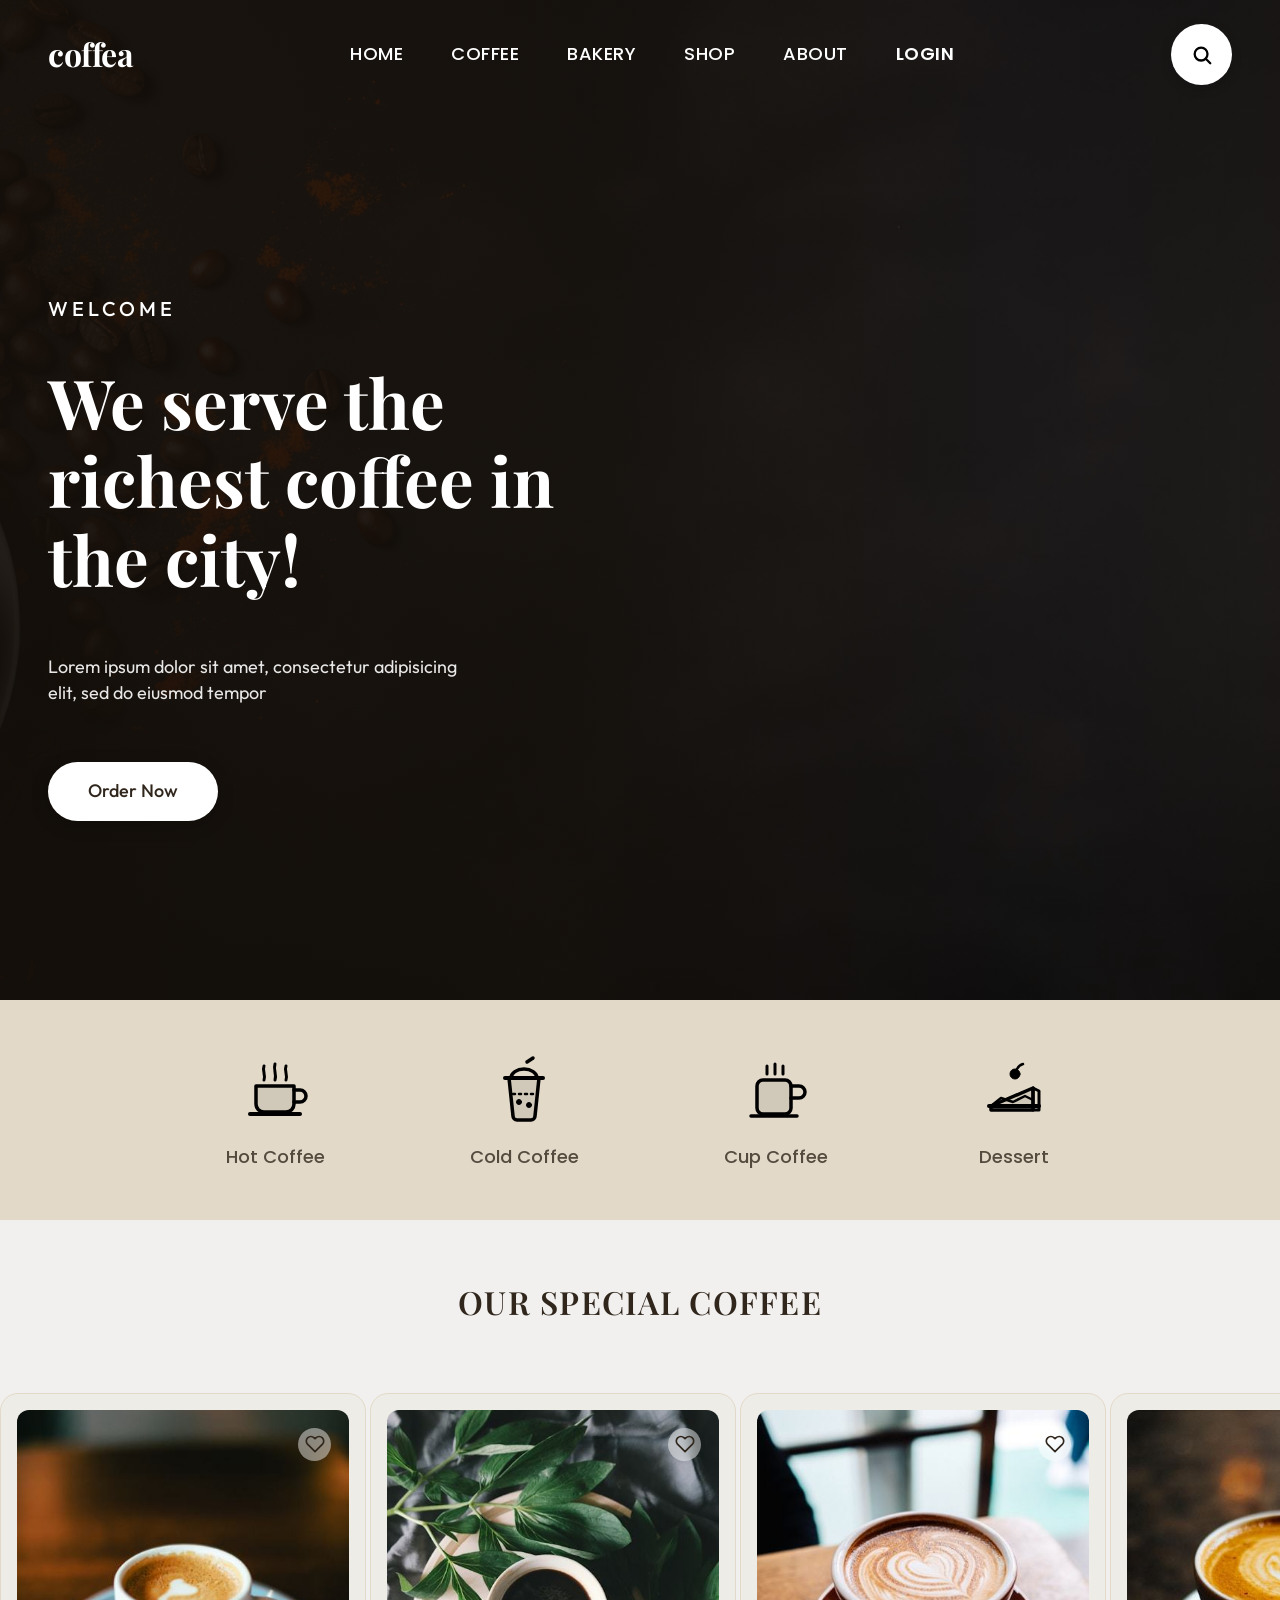
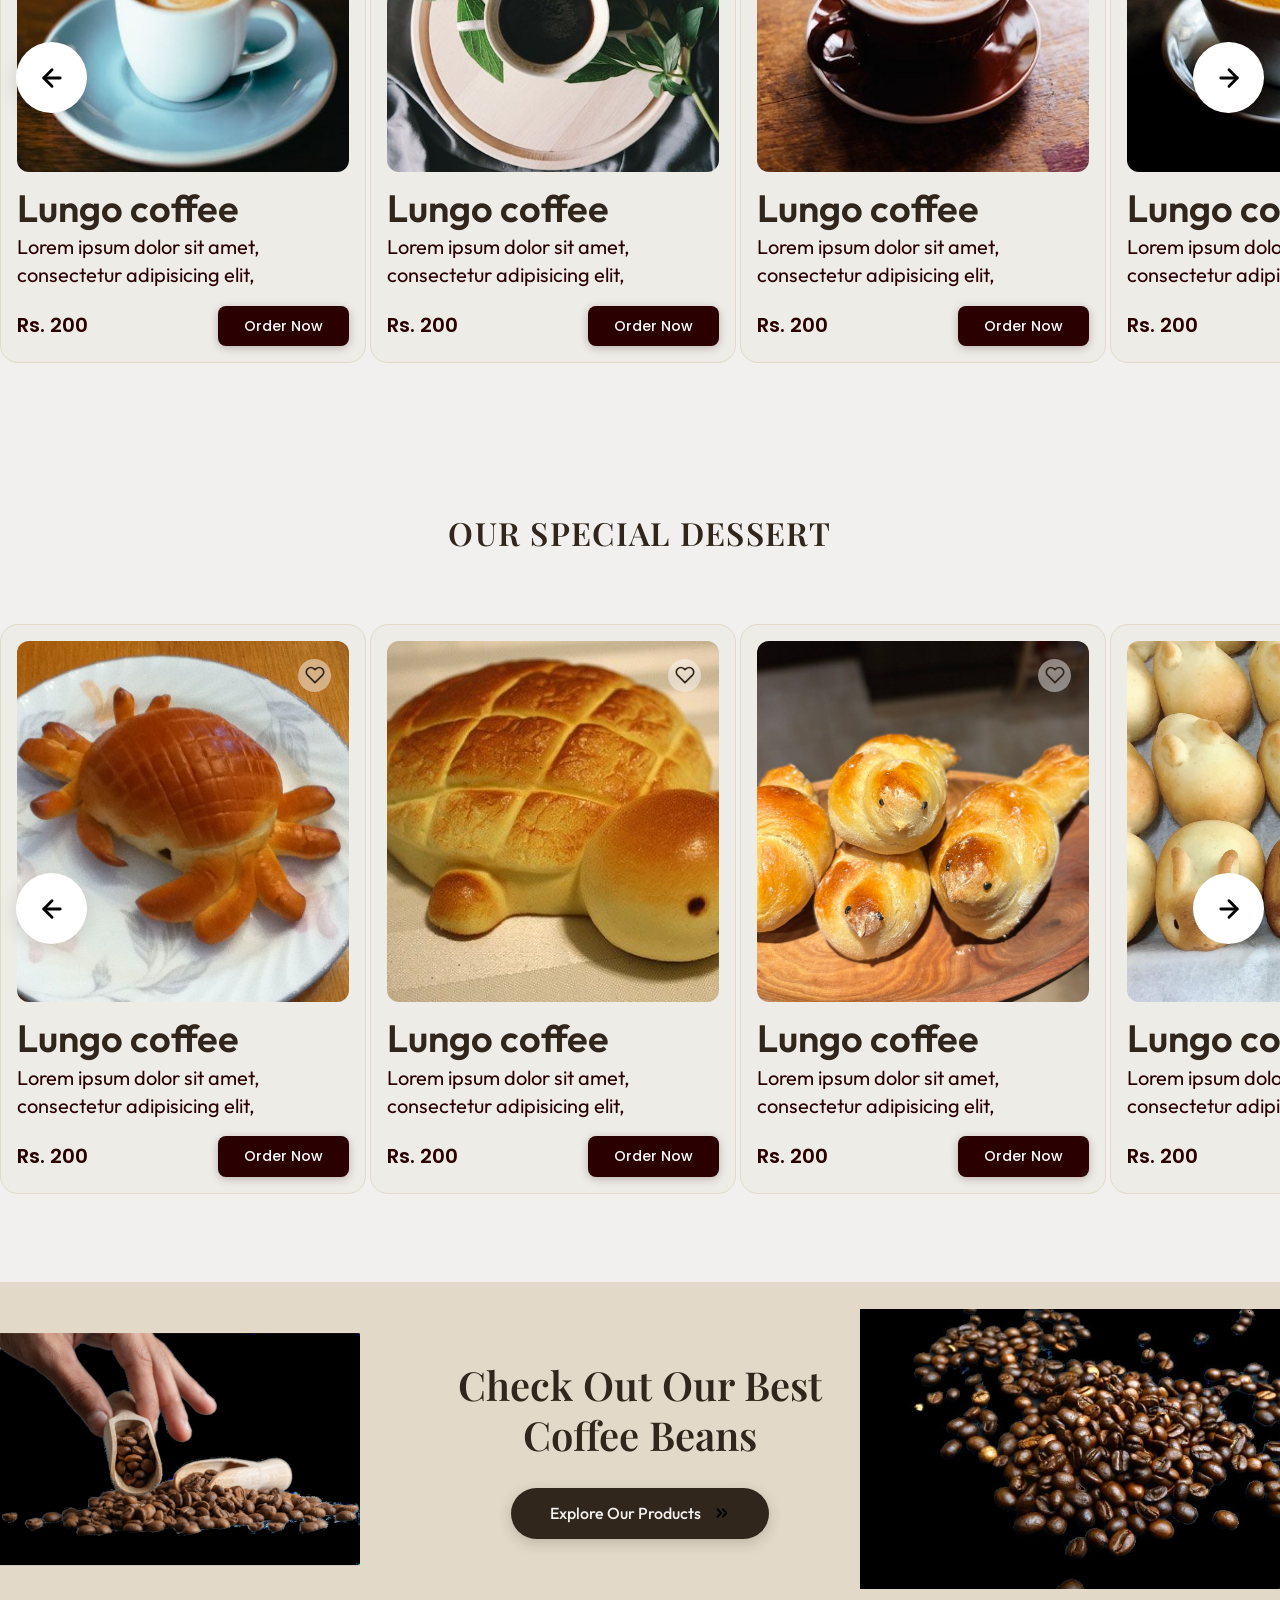
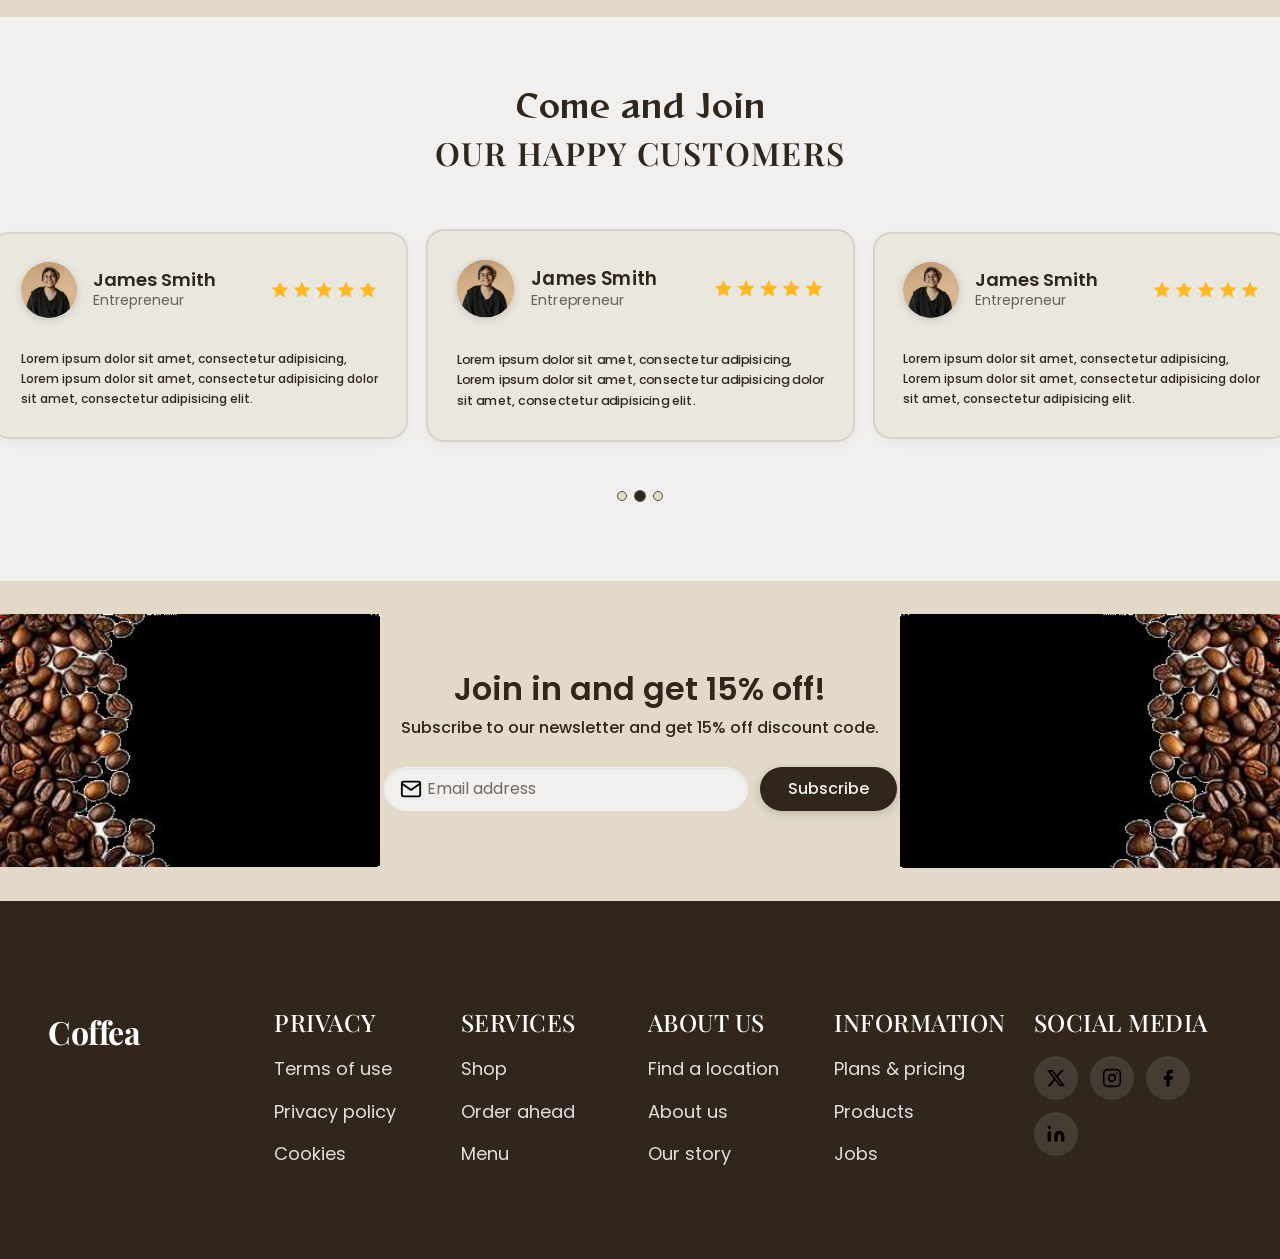
<file: index.html>
<!DOCTYPE html>
<html lang="es">
<head>
  <meta charset="UTF-8">
  <meta name="viewport" content="width=device-width, initial-scale=1.0">
  <title>Coffea — We serve the richest coffee in the city!</title>
  <meta name="description" content="Welcome to Coffea. Discover artisanal hot and cold coffees, handcrafted desserts, and premium coffee beans.">
  
  <!-- Open Graph -->
  <meta property="og:type" content="website">
  <meta property="og:title" content="Coffea — We serve the richest coffee in the city!">
  <meta property="og:description" content="Discover artisanal coffee and handcrafted desserts at Coffea.">
  <meta property="og:image" content="assets/img/hero.jpg">
  
  <!-- Favicon -->
  <link rel="icon" type="image/svg+xml" href="assets/icons/cat-cup-coffee.svg">

  <!-- Google Fonts -->
  <link rel="preconnect" href="https://fonts.googleapis.com">
  <link rel="preconnect" href="https://fonts.gstatic.com" crossorigin>
  <link href="https://fonts.googleapis.com/css2?family=Outfit:wght@400;500;600&family=Playfair+Display:wght@500;600;700&family=Poppins:wght@400;500;600&family=Reggae+One&display=swap" rel="stylesheet">

  <!-- Estilos por capas (orden importa) -->
  <link rel="stylesheet" href="css/tokens.css">
  <link rel="stylesheet" href="css/base.css">
  <link rel="stylesheet" href="css/layout.css">
  <link rel="stylesheet" href="css/components/header.css">
  <link rel="stylesheet" href="css/components/hero.css">
  <link rel="stylesheet" href="css/components/categories.css">
  <link rel="stylesheet" href="css/components/product-card.css">
  <link rel="stylesheet" href="css/components/carousel.css">
  <link rel="stylesheet" href="css/components/promo.css">
  <link rel="stylesheet" href="css/components/testimonial-card.css">
  <link rel="stylesheet" href="css/components/newsletter.css">
  <link rel="stylesheet" href="css/components/footer.css">
  <link rel="stylesheet" href="css/utilities.css">
</head>
<body>
  <a class="skip-link" href="#main">Saltar al contenido</a>

  <!-- 1. Header / Navegación -->
  <header class="header">
    <div class="container header__inner">
      <a href="/" class="header__logo" aria-label="Coffea Inicio">coffea</a>

      <nav class="header__nav" aria-label="Principal">
        <ul class="header__list">
          <li><a href="#main" class="header__link">home</a></li>
          <li><a href="#special-coffee" class="header__link">coffee</a></li>
          <li><a href="#special-dessert" class="header__link">bakery</a></li>
          <li><a href="#beans-promo" class="header__link">shop</a></li>
          <li><a href="#testimonials" class="header__link">about</a></li>
          <li><a href="#" class="header__link header__link--login" aria-disabled="true" tabindex="-1">login</a></li>
        </ul>
      </nav>

      <div class="header__actions">
        <button type="button" class="header__search" aria-label="Buscar en la tienda">
          <img src="assets/icons/search.svg" alt="" width="22" height="22">
        </button>

        <details class="header__collapse">
          <summary class="header__toggle" aria-label="Alternar menú de navegación">
            <span class="header__toggle-bar"></span>
            <span class="header__toggle-bar"></span>
            <span class="header__toggle-bar"></span>
          </summary>
          <nav class="header__dropdown" aria-label="Menú móvil">
            <a href="#main" class="header__mobile-link">Home</a>
            <a href="#special-coffee" class="header__mobile-link">Coffee</a>
            <a href="#special-dessert" class="header__mobile-link">Bakery</a>
            <a href="#beans-promo" class="header__mobile-link">Shop</a>
            <a href="#testimonials" class="header__mobile-link">About</a>
            <a href="#" class="header__mobile-link header__mobile-link--login" aria-disabled="true" tabindex="-1">Login</a>
          </nav>
        </details>
      </div>
    </div>
  </header>

  <main id="main">
    <!-- 2. Hero -->
    <section class="hero" aria-labelledby="hero-title">
      <img class="hero__bg" 
           src="assets/img/hero.jpg" 
           alt="" 
           width="1920" height="1000" 
           fetchpriority="high"
           decoding="async">
      <div class="hero__overlay" aria-hidden="true"></div>
      
      <div class="container hero__container">
        <div class="hero__content">
          <p class="hero__eyebrow">WELCOME</p>
          <h1 id="hero-title" class="hero__title">We serve the richest coffee in the city!</h1>
          <p class="hero__desc">Lorem ipsum dolor sit amet, consectetur adipisicing elit, sed do eiusmod tempor</p>
          <a href="#special-coffee" class="hero__btn">Order Now</a>
        </div>
      </div>
    </section>

    <!-- 3. Categorías -->
    <section class="categories" aria-label="Categorías de productos">
      <div class="container">
        <ul class="categories__list">
          <li class="categories__item">
            <a href="#special-coffee" class="categories__link">
              <span class="categories__icon">
                <img src="assets/icons/cat-hot-coffee.svg" alt="" width="82" height="82">
              </span>
              <span class="categories__label">Hot Coffee</span>
            </a>
          </li>
          <li class="categories__item">
            <a href="#special-coffee" class="categories__link">
              <span class="categories__icon">
                <img src="assets/icons/cat-cold-coffee.svg" alt="" width="82" height="82">
              </span>
              <span class="categories__label">Cold Coffee</span>
            </a>
          </li>
          <li class="categories__item">
            <a href="#special-coffee" class="categories__link">
              <span class="categories__icon">
                <img src="assets/icons/cat-cup-coffee.svg" alt="" width="82" height="82">
              </span>
              <span class="categories__label">Cup Coffee</span>
            </a>
          </li>
          <li class="categories__item">
            <a href="#special-dessert" class="categories__link">
              <span class="categories__icon">
                <img src="assets/icons/cat-dessert.svg" alt="" width="82" height="82">
              </span>
              <span class="categories__label">Dessert</span>
            </a>
          </li>
        </ul>
      </div>
    </section>

    <!-- 4. Our Special Coffee -->
    <section class="products" id="special-coffee" aria-labelledby="coffee-title">
      <div class="container">
        <h2 id="coffee-title" class="section-title products__title">OUR SPECIAL COFFEE</h2>
      </div>

      <div class="carousel-wrapper">
        <a href="#coffee-card-4" class="carousel-arrow carousel-arrow--prev" aria-label="Desplazar a cafés anteriores">
          <img src="assets/icons/arrow.svg" alt="" width="28" height="28">
        </a>

        <div class="carousel-track">
          <!-- Card 1 -->
          <article class="product-card" id="coffee-card-1">
            <div class="product-card__img-wrap">
              <img class="product-card__img" 
                   src="assets/img/coffee-1.jpg" 
                   alt="Taza de café Lungo caliente servida sobre plato" 
                   width="334" height="364" 
                   loading="lazy" decoding="async">
              <div class="product-card__fav">
                <input type="checkbox" id="fav-coffee-1" class="product-card__fav-checkbox">
                <label for="fav-coffee-1" class="product-card__fav-label" aria-label="Agregar Lungo coffee a favoritos">
                  <svg class="product-card__fav-icon" viewBox="0 0 24 24" aria-hidden="true">
                    <path stroke-linecap="round" stroke-linejoin="round" stroke-width="2" d="M20.84 4.61a5.5 5.5 0 0 0-7.78 0L12 5.67l-1.06-1.06a5.5 5.5 0 0 0-7.78 7.78l1.06 1.06L12 21.23l7.78-7.78 1.06-1.06a5.5 5.5 0 0 0 0-7.78z"/>
                  </svg>
                </label>
              </div>
            </div>
            <div class="product-card__body">
              <h3 class="product-card__title">Lungo coffee</h3>
              <p class="product-card__desc">Lorem ipsum dolor sit amet, consectetur adipisicing elit,</p>
              <div class="product-card__footer">
                <span class="product-card__price"><data value="200">Rs. 200</data></span>
                <a href="#" class="product-card__btn" aria-disabled="true" tabindex="-1">Order Now</a>
              </div>
            </div>
          </article>

          <!-- Card 2 -->
          <article class="product-card" id="coffee-card-2">
            <div class="product-card__img-wrap">
              <img class="product-card__img" 
                   src="assets/img/coffee-2.jpg" 
                   alt="Café Lungo con arte latte en taza artesanal" 
                   width="334" height="364" 
                   loading="lazy" decoding="async">
              <div class="product-card__fav">
                <input type="checkbox" id="fav-coffee-2" class="product-card__fav-checkbox">
                <label for="fav-coffee-2" class="product-card__fav-label" aria-label="Agregar Lungo coffee a favoritos">
                  <svg class="product-card__fav-icon" viewBox="0 0 24 24" aria-hidden="true">
                    <path stroke-linecap="round" stroke-linejoin="round" stroke-width="2" d="M20.84 4.61a5.5 5.5 0 0 0-7.78 0L12 5.67l-1.06-1.06a5.5 5.5 0 0 0-7.78 7.78l1.06 1.06L12 21.23l7.78-7.78 1.06-1.06a5.5 5.5 0 0 0 0-7.78z"/>
                  </svg>
                </label>
              </div>
            </div>
            <div class="product-card__body">
              <h3 class="product-card__title">Lungo coffee</h3>
              <p class="product-card__desc">Lorem ipsum dolor sit amet, consectetur adipisicing elit,</p>
              <div class="product-card__footer">
                <span class="product-card__price"><data value="200">Rs. 200</data></span>
                <a href="#" class="product-card__btn" aria-disabled="true" tabindex="-1">Order Now</a>
              </div>
            </div>
          </article>

          <!-- Card 3 -->
          <article class="product-card" id="coffee-card-3">
            <div class="product-card__img-wrap">
              <img class="product-card__img" 
                   src="assets/img/coffee-3.jpg" 
                   alt="Café espresso recién preparado con espuma cremosa" 
                   width="334" height="364" 
                   loading="lazy" decoding="async">
              <div class="product-card__fav">
                <input type="checkbox" id="fav-coffee-3" class="product-card__fav-checkbox">
                <label for="fav-coffee-3" class="product-card__fav-label" aria-label="Agregar Lungo coffee a favoritos">
                  <svg class="product-card__fav-icon" viewBox="0 0 24 24" aria-hidden="true">
                    <path stroke-linecap="round" stroke-linejoin="round" stroke-width="2" d="M20.84 4.61a5.5 5.5 0 0 0-7.78 0L12 5.67l-1.06-1.06a5.5 5.5 0 0 0-7.78 7.78l1.06 1.06L12 21.23l7.78-7.78 1.06-1.06a5.5 5.5 0 0 0 0-7.78z"/>
                  </svg>
                </label>
              </div>
            </div>
            <div class="product-card__body">
              <h3 class="product-card__title">Lungo coffee</h3>
              <p class="product-card__desc">Lorem ipsum dolor sit amet, consectetur adipisicing elit,</p>
              <div class="product-card__footer">
                <span class="product-card__price"><data value="200">Rs. 200</data></span>
                <a href="#" class="product-card__btn" aria-disabled="true" tabindex="-1">Order Now</a>
              </div>
            </div>
          </article>

          <!-- Card 4 -->
          <article class="product-card" id="coffee-card-4">
            <div class="product-card__img-wrap">
              <img class="product-card__img" 
                   src="assets/img/coffee-4.jpg" 
                   alt="Taza de café lungo oscuro con crema dorada" 
                   width="334" height="364" 
                   loading="lazy" decoding="async">
              <div class="product-card__fav">
                <input type="checkbox" id="fav-coffee-4" class="product-card__fav-checkbox">
                <label for="fav-coffee-4" class="product-card__fav-label" aria-label="Agregar Lungo coffee a favoritos">
                  <svg class="product-card__fav-icon" viewBox="0 0 24 24" aria-hidden="true">
                    <path stroke-linecap="round" stroke-linejoin="round" stroke-width="2" d="M20.84 4.61a5.5 5.5 0 0 0-7.78 0L12 5.67l-1.06-1.06a5.5 5.5 0 0 0-7.78 7.78l1.06 1.06L12 21.23l7.78-7.78 1.06-1.06a5.5 5.5 0 0 0 0-7.78z"/>
                  </svg>
                </label>
              </div>
            </div>
            <div class="product-card__body">
              <h3 class="product-card__title">Lungo coffee</h3>
              <p class="product-card__desc">Lorem ipsum dolor sit amet, consectetur adipisicing elit,</p>
              <div class="product-card__footer">
                <span class="product-card__price"><data value="200">Rs. 200</data></span>
                <a href="#" class="product-card__btn" aria-disabled="true" tabindex="-1">Order Now</a>
              </div>
            </div>
          </article>
        </div>

        <a href="#coffee-card-1" class="carousel-arrow carousel-arrow--next" aria-label="Desplazar a cafés siguientes">
          <img src="assets/icons/arrow.svg" alt="" width="28" height="28">
        </a>
      </div>
    </section>

    <!-- 5. Our Special Dessert -->
    <section class="products" id="special-dessert" aria-labelledby="dessert-title">
      <div class="container">
        <h2 id="dessert-title" class="section-title products__title">OUR SPECIAL DESSERT</h2>
      </div>

      <div class="carousel-wrapper">
        <a href="#dessert-card-4" class="carousel-arrow carousel-arrow--prev" aria-label="Desplazar a postres anteriores">
          <img src="assets/icons/arrow.svg" alt="" width="28" height="28">
        </a>

        <div class="carousel-track">
          <!-- Card 1 -->
          <article class="product-card" id="dessert-card-1">
            <div class="product-card__img-wrap">
              <img class="product-card__img" 
                   src="assets/img/dessert-1.jpg" 
                   alt="Delicioso postre horneado artesanal" 
                   width="334" height="364" 
                   loading="lazy" decoding="async">
              <div class="product-card__fav">
                <input type="checkbox" id="fav-dessert-1" class="product-card__fav-checkbox">
                <label for="fav-dessert-1" class="product-card__fav-label" aria-label="Agregar postre a favoritos">
                  <svg class="product-card__fav-icon" viewBox="0 0 24 24" aria-hidden="true">
                    <path stroke-linecap="round" stroke-linejoin="round" stroke-width="2" d="M20.84 4.61a5.5 5.5 0 0 0-7.78 0L12 5.67l-1.06-1.06a5.5 5.5 0 0 0-7.78 7.78l1.06 1.06L12 21.23l7.78-7.78 1.06-1.06a5.5 5.5 0 0 0 0-7.78z"/>
                  </svg>
                </label>
              </div>
            </div>
            <div class="product-card__body">
              <h3 class="product-card__title">Lungo coffee</h3>
              <p class="product-card__desc">Lorem ipsum dolor sit amet, consectetur adipisicing elit,</p>
              <div class="product-card__footer">
                <span class="product-card__price"><data value="200">Rs. 200</data></span>
                <a href="#" class="product-card__btn" aria-disabled="true" tabindex="-1">Order Now</a>
              </div>
            </div>
          </article>

          <!-- Card 2 -->
          <article class="product-card" id="dessert-card-2">
            <div class="product-card__img-wrap">
              <img class="product-card__img" 
                   src="assets/img/dessert-2.jpg" 
                   alt="Postre de chocolate y café servido con decoración fina" 
                   width="334" height="364" 
                   loading="lazy" decoding="async">
              <div class="product-card__fav">
                <input type="checkbox" id="fav-dessert-2" class="product-card__fav-checkbox">
                <label for="fav-dessert-2" class="product-card__fav-label" aria-label="Agregar postre a favoritos">
                  <svg class="product-card__fav-icon" viewBox="0 0 24 24" aria-hidden="true">
                    <path stroke-linecap="round" stroke-linejoin="round" stroke-width="2" d="M20.84 4.61a5.5 5.5 0 0 0-7.78 0L12 5.67l-1.06-1.06a5.5 5.5 0 0 0-7.78 7.78l1.06 1.06L12 21.23l7.78-7.78 1.06-1.06a5.5 5.5 0 0 0 0-7.78z"/>
                  </svg>
                </label>
              </div>
            </div>
            <div class="product-card__body">
              <h3 class="product-card__title">Lungo coffee</h3>
              <p class="product-card__desc">Lorem ipsum dolor sit amet, consectetur adipisicing elit,</p>
              <div class="product-card__footer">
                <span class="product-card__price"><data value="200">Rs. 200</data></span>
                <a href="#" class="product-card__btn" aria-disabled="true" tabindex="-1">Order Now</a>
              </div>
            </div>
          </article>

          <!-- Card 3 -->
          <article class="product-card" id="dessert-card-3">
            <div class="product-card__img-wrap">
              <img class="product-card__img" 
                   src="assets/img/dessert-3.jpg" 
                   alt="Repostería especial de la casa para acompañar el café" 
                   width="334" height="364" 
                   loading="lazy" decoding="async">
              <div class="product-card__fav">
                <input type="checkbox" id="fav-dessert-3" class="product-card__fav-checkbox">
                <label for="fav-dessert-3" class="product-card__fav-label" aria-label="Agregar postre a favoritos">
                  <svg class="product-card__fav-icon" viewBox="0 0 24 24" aria-hidden="true">
                    <path stroke-linecap="round" stroke-linejoin="round" stroke-width="2" d="M20.84 4.61a5.5 5.5 0 0 0-7.78 0L12 5.67l-1.06-1.06a5.5 5.5 0 0 0-7.78 7.78l1.06 1.06L12 21.23l7.78-7.78 1.06-1.06a5.5 5.5 0 0 0 0-7.78z"/>
                  </svg>
                </label>
              </div>
            </div>
            <div class="product-card__body">
              <h3 class="product-card__title">Lungo coffee</h3>
              <p class="product-card__desc">Lorem ipsum dolor sit amet, consectetur adipisicing elit,</p>
              <div class="product-card__footer">
                <span class="product-card__price"><data value="200">Rs. 200</data></span>
                <a href="#" class="product-card__btn" aria-disabled="true" tabindex="-1">Order Now</a>
              </div>
            </div>
          </article>

          <!-- Card 4 -->
          <article class="product-card" id="dessert-card-4">
            <div class="product-card__img-wrap">
              <img class="product-card__img" 
                   src="assets/img/dessert-4.jpg" 
                   alt="Postre gourmet dulce para degustación en Coffea" 
                   width="334" height="364" 
                   loading="lazy" decoding="async">
              <div class="product-card__fav">
                <input type="checkbox" id="fav-dessert-4" class="product-card__fav-checkbox">
                <label for="fav-dessert-4" class="product-card__fav-label" aria-label="Agregar postre a favoritos">
                  <svg class="product-card__fav-icon" viewBox="0 0 24 24" aria-hidden="true">
                    <path stroke-linecap="round" stroke-linejoin="round" stroke-width="2" d="M20.84 4.61a5.5 5.5 0 0 0-7.78 0L12 5.67l-1.06-1.06a5.5 5.5 0 0 0-7.78 7.78l1.06 1.06L12 21.23l7.78-7.78 1.06-1.06a5.5 5.5 0 0 0 0-7.78z"/>
                  </svg>
                </label>
              </div>
            </div>
            <div class="product-card__body">
              <h3 class="product-card__title">Lungo coffee</h3>
              <p class="product-card__desc">Lorem ipsum dolor sit amet, consectetur adipisicing elit,</p>
              <div class="product-card__footer">
                <span class="product-card__price"><data value="200">Rs. 200</data></span>
                <a href="#" class="product-card__btn" aria-disabled="true" tabindex="-1">Order Now</a>
              </div>
            </div>
          </article>
        </div>

        <a href="#dessert-card-1" class="carousel-arrow carousel-arrow--next" aria-label="Desplazar a postres siguientes">
          <img src="assets/icons/arrow.svg" alt="" width="28" height="28">
        </a>
      </div>
    </section>

    <!-- 6. CTA Granos de Café -->
    <section class="promo" id="beans-promo" aria-labelledby="promo-title">
      <img src="assets/img/promo-hand.jpg" alt="" class="promo__img-left" width="520" height="335" loading="lazy" decoding="async">
      <img src="assets/img/promo-beans.jpg" alt="" class="promo__img-right" width="503" height="335" loading="lazy" decoding="async">

      <div class="container">
        <div class="promo__content">
          <h2 id="promo-title" class="promo__title">Check Out Our Best Coffee Beans</h2>
          <a href="#" class="promo__btn" aria-disabled="true" tabindex="-1">
            Explore Our Products
            <span class="promo__btn-icon">
              <img src="assets/icons/chevron.svg" alt="" width="18" height="18">
            </span>
          </a>
        </div>
      </div>
    </section>

    <!-- 7. Testimonios -->
    <section class="testimonials" id="testimonials" aria-labelledby="testimonials-title">
      <div class="container">
        <header class="testimonials__header">
          <p class="testimonials__subheading">Come and Join</p>
          <h2 id="testimonials-title" class="testimonials__title">OUR HAPPY CUSTOMERS</h2>
        </header>

        <div class="testimonials__grid">
          <figure class="testimonial-card" id="t-1">
            <figcaption class="testimonial-card__header">
              <div class="testimonial-card__author">
                <img class="testimonial-card__avatar" src="assets/img/avatar-1.jpg" alt="Foto de James Smith" width="56" height="56" loading="lazy" decoding="async">
                <div class="testimonial-card__meta">
                  <span class="testimonial-card__name">James Smith</span>
                  <span class="testimonial-card__role">Entrepreneur</span>
                </div>
              </div>
              <div class="testimonial-card__rating" role="img" aria-label="5 de 5 estrellas">
                <img src="assets/icons/star.svg" alt="" class="testimonial-card__star" width="20" height="20">
                <img src="assets/icons/star.svg" alt="" class="testimonial-card__star" width="20" height="20">
                <img src="assets/icons/star.svg" alt="" class="testimonial-card__star" width="20" height="20">
                <img src="assets/icons/star.svg" alt="" class="testimonial-card__star" width="20" height="20">
                <img src="assets/icons/star.svg" alt="" class="testimonial-card__star" width="20" height="20">
              </div>
            </figcaption>
            <blockquote class="testimonial-card__quote">
              Lorem ipsum dolor sit amet, consectetur adipisicing, Lorem ipsum dolor sit amet, consectetur adipisicing dolor sit amet, consectetur adipisicing elit.
            </blockquote>
          </figure>

          <figure class="testimonial-card testimonial-card--featured" id="t-2">
            <figcaption class="testimonial-card__header">
              <div class="testimonial-card__author">
                <img class="testimonial-card__avatar" src="assets/img/avatar-2.jpg" alt="Foto de James Smith" width="56" height="56" loading="lazy" decoding="async">
                <div class="testimonial-card__meta">
                  <span class="testimonial-card__name">James Smith</span>
                  <span class="testimonial-card__role">Entrepreneur</span>
                </div>
              </div>
              <div class="testimonial-card__rating" role="img" aria-label="5 de 5 estrellas">
                <img src="assets/icons/star.svg" alt="" class="testimonial-card__star" width="20" height="20">
                <img src="assets/icons/star.svg" alt="" class="testimonial-card__star" width="20" height="20">
                <img src="assets/icons/star.svg" alt="" class="testimonial-card__star" width="20" height="20">
                <img src="assets/icons/star.svg" alt="" class="testimonial-card__star" width="20" height="20">
                <img src="assets/icons/star.svg" alt="" class="testimonial-card__star" width="20" height="20">
              </div>
            </figcaption>
            <blockquote class="testimonial-card__quote">
              Lorem ipsum dolor sit amet, consectetur adipisicing, Lorem ipsum dolor sit amet, consectetur adipisicing dolor sit amet, consectetur adipisicing elit.
            </blockquote>
          </figure>

          <figure class="testimonial-card" id="t-3">
            <figcaption class="testimonial-card__header">
              <div class="testimonial-card__author">
                <img class="testimonial-card__avatar" src="assets/img/avatar-3.jpg" alt="Foto de James Smith" width="56" height="56" loading="lazy" decoding="async">
                <div class="testimonial-card__meta">
                  <span class="testimonial-card__name">James Smith</span>
                  <span class="testimonial-card__role">Entrepreneur</span>
                </div>
              </div>
              <div class="testimonial-card__rating" role="img" aria-label="5 de 5 estrellas">
                <img src="assets/icons/star.svg" alt="" class="testimonial-card__star" width="20" height="20">
                <img src="assets/icons/star.svg" alt="" class="testimonial-card__star" width="20" height="20">
                <img src="assets/icons/star.svg" alt="" class="testimonial-card__star" width="20" height="20">
                <img src="assets/icons/star.svg" alt="" class="testimonial-card__star" width="20" height="20">
                <img src="assets/icons/star.svg" alt="" class="testimonial-card__star" width="20" height="20">
              </div>
            </figcaption>
            <blockquote class="testimonial-card__quote">
              Lorem ipsum dolor sit amet, consectetur adipisicing, Lorem ipsum dolor sit amet, consectetur adipisicing dolor sit amet, consectetur adipisicing elit.
            </blockquote>
          </figure>
        </div>

        <div class="testimonials__pagination" aria-hidden="true">
          <a href="#t-1" class="testimonials__dot" aria-label="Ver testimonio 1"></a>
          <a href="#t-2" class="testimonials__dot testimonials__dot--active" aria-label="Ver testimonio 2"></a>
          <a href="#t-3" class="testimonials__dot" aria-label="Ver testimonio 3"></a>
        </div>
      </div>
    </section>

    <!-- 8. Newsletter -->
    <section class="newsletter" aria-labelledby="newsletter-title">
      <img src="assets/img/newsletter-beans.jpg" alt="" class="newsletter__beans-left" width="482" height="321" loading="lazy" decoding="async">
      <img src="assets/img/newsletter-beans.jpg" alt="" class="newsletter__beans-right" width="482" height="321" loading="lazy" decoding="async">

      <div class="container">
        <div class="newsletter__content">
          <h2 id="newsletter-title" class="newsletter__title">Join in and get 15% off!</h2>
          <p class="newsletter__subtitle">Subscribe to our newsletter and get 15% off discount code.</p>

          <form class="newsletter__form" name="newsletter" method="POST" data-netlify="true" netlify-honeypot="bot-field">
            <input type="hidden" name="form-name" value="newsletter">
            <p class="visually-hidden">
              <label>No completar si sos humano: <input name="bot-field"></label>
            </p>
            
            <div class="newsletter__input-wrap">
              <span class="newsletter__input-icon" aria-hidden="true">
                <img src="assets/icons/mail.svg" alt="" width="22" height="22">
              </span>
              <label for="newsletter-email" class="visually-hidden">Correo electrónico</label>
              <input type="email" id="newsletter-email" name="email" class="newsletter__input" placeholder="Email address" required autocomplete="email">
            </div>
            <button type="submit" class="newsletter__btn">Subscribe</button>
          </form>
        </div>
      </div>
    </section>
  </main>

  <!-- 9. Footer -->
  <footer class="footer">
    <div class="container">
      <div class="footer__grid">
        <div class="footer__brand">
          <a href="/" class="footer__logo" aria-label="Coffea Inicio">Coffea</a>
        </div>

        <nav class="footer__col" aria-label="Políticas y privacidad">
          <h3 class="footer__heading">PRIVACY</h3>
          <ul class="footer__list">
            <li><a href="#" class="footer__link" aria-disabled="true" tabindex="-1">Terms of use</a></li>
            <li><a href="#" class="footer__link" aria-disabled="true" tabindex="-1">Privacy policy</a></li>
            <li><a href="#" class="footer__link" aria-disabled="true" tabindex="-1">Cookies</a></li>
          </ul>
        </nav>

        <nav class="footer__col" aria-label="Servicios">
          <h3 class="footer__heading">SERVICES</h3>
          <ul class="footer__list">
            <li><a href="#" class="footer__link" aria-disabled="true" tabindex="-1">Shop</a></li>
            <li><a href="#" class="footer__link" aria-disabled="true" tabindex="-1">Order ahead</a></li>
            <li><a href="#" class="footer__link" aria-disabled="true" tabindex="-1">Menu</a></li>
          </ul>
        </nav>

        <nav class="footer__col" aria-label="Sobre Nosotros">
          <h3 class="footer__heading">ABOUT US</h3>
          <ul class="footer__list">
            <li><a href="#" class="footer__link" aria-disabled="true" tabindex="-1">Find a location</a></li>
            <li><a href="#" class="footer__link" aria-disabled="true" tabindex="-1">About us</a></li>
            <li><a href="#" class="footer__link" aria-disabled="true" tabindex="-1">Our story</a></li>
          </ul>
        </nav>

        <nav class="footer__col" aria-label="Información">
          <h3 class="footer__heading">INFORMATION</h3>
          <ul class="footer__list">
            <li><a href="#" class="footer__link" aria-disabled="true" tabindex="-1">Plans &amp; pricing</a></li>
            <li><a href="#" class="footer__link" aria-disabled="true" tabindex="-1">Products</a></li>
            <li><a href="#" class="footer__link" aria-disabled="true" tabindex="-1">Jobs</a></li>
          </ul>
        </nav>

        <div class="footer__col">
          <h3 class="footer__heading">SOCIAL MEDIA</h3>
          <ul class="footer__social-list">
            <li>
              <a href="https://twitter.com" target="_blank" rel="noopener noreferrer" class="footer__social-link" aria-label="Síguenos en X (Twitter)">
                <img src="assets/icons/social-twitter.svg" alt="" width="20" height="20">
              </a>
            </li>
            <li>
              <a href="https://instagram.com" target="_blank" rel="noopener noreferrer" class="footer__social-link" aria-label="Síguenos en Instagram">
                <img src="assets/icons/social-instagram.svg" alt="" width="20" height="20">
              </a>
            </li>
            <li>
              <a href="https://facebook.com" target="_blank" rel="noopener noreferrer" class="footer__social-link" aria-label="Síguenos en Facebook">
                <img src="assets/icons/social-facebook.svg" alt="" width="20" height="20">
              </a>
            </li>
            <li>
              <a href="https://linkedin.com" target="_blank" rel="noopener noreferrer" class="footer__social-link" aria-label="Síguenos en LinkedIn">
                <img src="assets/icons/social-linkedin.svg" alt="" width="20" height="20">
              </a>
            </li>
          </ul>
        </div>
      </div>
    </div>
  </footer>
</body>
</html>
</file>
<file: css/tokens.css>
@layer tokens {
  :root {
    /* 1. Colores (PRD Sección 4) */
    --color-espresso: #30261C;
    --color-maroon: #2A0000;
    --color-sand: #E2D9C8;
    --color-sand-20: rgba(226, 217, 200, 0.2);
    --color-sand-40: rgba(226, 217, 200, 0.4);
    --color-bg: #F1F0EE;
    --color-muted: #544A3E;
    --color-border-soft: rgba(48, 38, 28, 0.1);
    --color-text-soft: rgba(48, 38, 28, 0.7);
    --color-white: #FFFFFF;
    --color-star: #FFB821;

    /* Colores de estado y hover */
    --color-favorite: #e53935;
    --color-error: #d32f2f;
    --color-btn-hover-maroon: #420606;
    --color-btn-hover-espresso: #1f1811;
    --color-hero-btn-hover: #f7f5f2;

    /* 2. Tipografía */
    --font-display: 'Playfair Display', Georgia, serif;
    --font-body: 'Outfit', sans-serif;
    --font-ui: 'Poppins', sans-serif;
    --font-accent: 'Reggae One', cursive;

    /* 3. Escala tipográfica */
    --fs-hero: clamp(2.5rem, 1.5rem + 3.5vw, 4.5rem);
    --fs-h2: 2rem;
    --fs-cta: 2.5rem;
    --fs-card-title: 2.375rem;
    --fs-logo: 2rem;
    --fs-footer-h: 1.5rem;
    --fs-lg: 1.25rem;
    --fs-md: 1.125rem;
    --fs-base: 1rem;
    --fs-sm: 0.875rem;
    --fs-xs: 0.75rem;
    --fs-newsletter-title: 2rem;
    --fs-newsletter-title-mobile: 1.625rem;
    --fs-promo-title-mobile: 1.875rem;

    /* Interlineado */
    --lh-hero: 1.14;
    --lh-tight: 1.25;
    --lh-normal: 1.45;
    --lh-quote: 1.67;

    /* Tracking */
    --ls-welcome: 4px;
    --ls-h2: 1.28px;

    /* 4. Radios */
    --radius-pill: 100px;
    --radius-card: 18px;
    --radius-img: 12px;
    --radius-btn: 8px;
    --radius-circle: 50%;

    /* 5. Contenedor y espacios */
    --container: 1444px;

    --space-4: 0.25rem;
    --space-8: 0.5rem;
    --space-12: 0.75rem;
    --space-16: 1rem;
    --space-20: 1.25rem;
    --space-24: 1.5rem;
    --space-28: 1.75rem;
    --space-32: 2rem;
    --space-40: 2.5rem;
    --space-48: 3rem;
    --space-56: 3.5rem;
    --space-64: 4rem;

    /* 6. Transiciones */
    --transition-fast: 200ms ease;
    --transition-normal: 300ms ease;

    /* 7. Tamaños específicos de componentes */
    --size-card-w: 366px;
    --size-card-w-mobile: 85vw;
    --size-card-h: 570px;
    --size-card-img-h: 364px;
    --size-fav: 33px;
    --size-fav-icon: 20px;
    --size-fav-offset: 18px;
    --size-arrow: 71px;
    --size-search-mobile: 48px;
    --size-search-desktop: 61px;
    --size-social: 44px;
    --size-social-icon: 20px;
    --size-testimonial-max: 417px;
    --size-testimonial-featured-max: 441px;
    --size-testimonial-min-h: 207px;
    --size-testimonial-featured-min-h: 235px;
    --size-testimonial-padding: 28px;
    --size-promo-btn-w: 258px;
    --size-promo-btn-h: 51px;
    --size-newsletter-input-w: 364px;
    --size-newsletter-input-h: 44px;
    --size-newsletter-icon-offset: 26px;
    --size-hamburger-bar: 2.5px;
    --size-hamburger-bar-w: 22px;
    --size-hamburger-gap: 5px;

    /* 8. Layout específico */
    --carousel-max-w: 1476px;
    --carousel-wrapper-max-w: 1636px;
    --carousel-padding-desktop: 80px;
    --carousel-arrow-offset-xl: 10px;
    --carousel-arrow-offset-top: 35.5px;
    --hero-pt-desktop: 294px;
    --hero-content-max-w: 557px;
    --hero-desc-max-w: 431px;
    --hero-pt-mobile: calc(var(--space-64) + var(--space-48));
    --header-top-desktop: 55px;
    --header-top-mobile: var(--space-24);
    --promo-content-max-w: 460px;
    --promo-title-max-w: 372px;
    --newsletter-content-max-w: 580px;
    --newsletter-form-max-w: 540px;
    --categories-list-max-w: 845px;
    --footer-min-h: 358px;
    --footer-list-gap-xl: 16px;
  }
}
</file>
<file: css/base.css>
@layer base {
  *,
  *::before,
  *::after {
    box-sizing: border-box;
    margin: 0;
    padding: 0;
  }

  html {
    scroll-behavior: smooth;
    -webkit-text-size-adjust: 100%;
    text-size-adjust: 100%;
  }

  body {
    min-height: 100vh;
    font-family: var(--font-body);
    font-size: var(--fs-base);
    line-height: var(--lh-normal);
    color: var(--color-espresso);
    background-color: var(--color-bg);
    -webkit-font-smoothing: antialiased;
    -moz-osx-font-smoothing: grayscale;
  }

  img,
  picture {
    max-width: 100%;
    display: block;
  }

  a {
    color: inherit;
    text-decoration: none;
    transition: color var(--transition-fast), opacity var(--transition-fast);
  }

  button,
  input {
    font: inherit;
    color: inherit;
  }

  button {
    cursor: pointer;
    background: none;
    border: none;
  }

  ul,
  ol {
    list-style: none;
  }

  h1,
  h2,
  h3 {
    line-height: 1.15;
    font-weight: 600;
  }

  /* Skip Link accesible */
  .skip-link {
    position: absolute;
    top: -9999px;
    left: var(--space-16);
    z-index: 1000;
    padding: var(--space-12) var(--space-24);
    background-color: var(--color-espresso);
    color: var(--color-white);
    border-radius: var(--radius-btn);
    font-family: var(--font-ui);
    font-size: var(--fs-sm);
    font-weight: 500;
    text-decoration: underline;
  }

  .skip-link:focus-visible {
    top: var(--space-16);
    outline: 2px solid var(--color-white);
    outline-offset: 2px;
  }

  /* Foco universal */
  :focus-visible {
    outline: 2px solid var(--color-espresso);
    outline-offset: 3px;
  }

  .header :focus-visible,
  .hero :focus-visible,
  .footer :focus-visible,
  .promo__btn:focus-visible,
  .product-card__btn:focus-visible,
  .newsletter__btn:focus-visible {
    outline-color: var(--color-white);
  }

  /* Movimiento reducido */
  @media (prefers-reduced-motion: reduce) {
    *,
    *::before,
    *::after {
      transition: none !important;
      animation: none !important;
      scroll-behavior: auto !important;
    }
  }
}
</file>
<file: css/layout.css>
@layer layout {
  /* Contenedor mobile-first (PRD Sección 7) */
  .container {
    width: 100%;
    margin-inline: auto;
    padding-inline: var(--space-16);
  }

  @media (min-width: 768px) {
    .container {
      padding-inline: var(--space-32);
    }
  }

  @media (min-width: 1024px) {
    .container {
      padding-inline: var(--space-48);
    }
  }

  @media (min-width: 1440px) {
    .container {
      max-width: var(--container);
      padding-inline: 0;
    }
  }

  /* Franjas temáticas de sección */
  .bg-sand {
    background-color: var(--color-sand);
  }

  .bg-base {
    background-color: var(--color-bg);
  }

  .bg-espresso {
    background-color: var(--color-espresso);
  }

  /* Títulos de sección estándar (PRD Sección 5.4, 5.5, 5.7) */
  .section-title {
    font-family: var(--font-display);
    font-size: var(--fs-h2);
    font-weight: 600;
    text-transform: uppercase;
    letter-spacing: var(--ls-h2);
    color: var(--color-espresso);
    text-align: center;
  }
}
</file>
<file: css/components/header.css>
@layer components {
  .header {
    position: absolute;
    top: var(--header-top-mobile);
    left: 0;
    right: 0;
    z-index: 100;
    width: 100%;
  }

  @media (min-width: 1440px) {
    .header {
      top: var(--header-top-desktop);
    }
  }

  .header__inner {
    display: flex;
    align-items: center;
    justify-content: space-between;
    gap: var(--space-16);
  }

  .header__logo {
    font-family: var(--font-display);
    font-size: var(--fs-logo);
    font-weight: 700;
    color: var(--color-white);
    letter-spacing: -0.5px;
    text-transform: lowercase;
    transition: opacity var(--transition-fast);
  }

  .header__logo:hover {
    opacity: 0.85;
  }

  .header__nav {
    display: none;
  }

  @media (min-width: 1024px) {
    .header__nav {
      display: block;
    }

    .header__list {
      display: flex;
      align-items: center;
      gap: var(--space-40);
    }

    .header__link {
      font-family: var(--font-ui);
      font-size: var(--fs-md);
      font-weight: 500;
      color: var(--color-white);
      text-transform: uppercase;
      letter-spacing: 0.5px;
      padding: var(--space-8) var(--space-4);
      position: relative;
    }

    .header__link::after {
      content: "";
      position: absolute;
      bottom: 0;
      left: 0;
      width: 0%;
      height: 2px;
      background-color: var(--color-white);
      transition: width var(--transition-fast);
    }

    .header__link:hover::after {
      width: 100%;
    }

    .header__link--login {
      font-weight: 600;
    }
  }

  .header__actions {
    display: flex;
    align-items: center;
    gap: var(--space-16);
  }

  .header__search {
    width: var(--size-search-mobile);
    height: var(--size-search-mobile);
    border-radius: var(--radius-circle);
    background-color: var(--color-white);
    display: inline-flex;
    align-items: center;
    justify-content: center;
    color: var(--color-espresso);
    box-shadow: 0 4px 12px rgba(0, 0, 0, 0.15);
    transition: transform var(--transition-fast), box-shadow var(--transition-fast);
  }

  @media (min-width: 768px) {
    .header__search {
      width: var(--size-search-desktop);
      height: var(--size-search-desktop);
    }
  }

  .header__search:hover {
    transform: translateY(-2px);
    box-shadow: 0 6px 16px rgba(0, 0, 0, 0.22);
  }

  .header__search img,
  .header__search svg {
    width: 22px;
    height: 22px;
  }

  .header__collapse {
    position: relative;
  }

  @media (min-width: 1024px) {
    .header__collapse {
      display: none;
    }
  }

  .header__toggle {
    display: flex;
    flex-direction: column;
    justify-content: center;
    align-items: center;
    gap: var(--size-hamburger-gap);
    width: var(--size-search-mobile);
    height: var(--size-search-mobile);
    border-radius: var(--radius-btn);
    background-color: rgba(255, 255, 255, 0.2);
    backdrop-filter: blur(8px);
    cursor: pointer;
    list-style: none;
    transition: background-color var(--transition-fast);
  }

  .header__toggle::-webkit-details-marker {
    display: none;
  }

  .header__toggle-bar {
    width: var(--size-hamburger-bar-w);
    height: var(--size-hamburger-bar);
    background-color: var(--color-white);
    border-radius: 2px;
    transition: transform var(--transition-fast);
  }

  .header__dropdown {
    position: absolute;
    top: calc(100% + var(--space-12));
    right: 0;
    min-width: 200px;
    background-color: var(--color-espresso);
    border: 1px solid rgba(226, 217, 200, 0.25);
    border-radius: var(--radius-card);
    padding: var(--space-16);
    box-shadow: 0 12px 32px rgba(0, 0, 0, 0.4);
    display: flex;
    flex-direction: column;
    gap: var(--space-12);
  }

  .header__mobile-link {
    font-family: var(--font-ui);
    font-size: var(--fs-md);
    font-weight: 500;
    color: var(--color-white);
    text-transform: uppercase;
    padding: var(--space-8) var(--space-12);
    border-radius: var(--radius-btn);
    display: block;
  }

  .header__mobile-link:hover {
    background-color: rgba(255, 255, 255, 0.1);
  }

  .header__mobile-link--login {
    font-weight: 600;
    background-color: rgba(255, 255, 255, 0.15);
  }
}
</file>
<file: css/components/hero.css>
@layer components {
  .hero {
    position: relative;
    min-height: 640px;
    background-color: var(--color-espresso);
    overflow: hidden;
    display: flex;
    align-items: center;
  }

  @media (min-width: 1024px) {
    .hero {
      min-height: 100vh;
      max-height: 1000px;
      height: 1000px;
    }
  }

  .hero__bg {
    position: absolute;
    inset: 0;
    width: 100%;
    height: 100%;
    object-fit: cover;
    object-position: 80% center;
    z-index: 1;
  }

  @media (min-width: 1024px) {
    .hero__bg {
      object-position: right center;
    }
  }

  .hero__overlay {
    position: absolute;
    inset: 0;
    z-index: 2;
    background: linear-gradient(
      90deg,
      rgba(20, 15, 10, 0.92) 0%,
      rgba(20, 15, 10, 0.8) 45%,
      rgba(20, 15, 10, 0.25) 80%,
      rgba(20, 15, 10, 0.4) 100%
    );
  }

  @media (max-width: 767px) {
    .hero__overlay {
      background: linear-gradient(
        180deg,
        rgba(20, 15, 10, 0.75) 0%,
        rgba(20, 15, 10, 0.88) 60%,
        rgba(20, 15, 10, 0.95) 100%
      );
    }
  }

  .hero__container {
    position: relative;
    z-index: 3;
    width: 100%;
    padding-top: var(--hero-pt-mobile);
    padding-bottom: var(--space-64);
  }

  @media (min-width: 1024px) {
    .hero__container {
      padding-top: var(--hero-pt-desktop);
      padding-bottom: 0;
      height: 100%;
      display: flex;
      align-items: flex-start;
    }
  }

  .hero__content {
    max-width: var(--hero-content-max-w);
    color: var(--color-white);
    display: flex;
    flex-direction: column;
  }

  .hero__eyebrow {
    font-family: var(--font-body);
    font-size: var(--fs-lg);
    font-weight: 500;
    letter-spacing: var(--ls-welcome);
    text-transform: uppercase;
    color: var(--color-white);
    margin-bottom: var(--space-40);
  }

  @media (max-width: 767px) {
    .hero__eyebrow {
      margin-bottom: var(--space-20);
      font-size: var(--fs-base);
    }
  }

  .hero__title {
    font-family: var(--font-display);
    font-size: var(--fs-hero);
    line-height: var(--lh-hero);
    font-weight: 700;
    color: var(--color-white);
    margin-bottom: var(--space-56);
  }

  @media (max-width: 767px) {
    .hero__title {
      margin-bottom: var(--space-28);
    }
  }

  .hero__desc {
    font-family: var(--font-body);
    font-size: var(--fs-md);
    line-height: var(--lh-normal);
    font-weight: 400;
    color: rgba(255, 255, 255, 0.9);
    max-width: var(--hero-desc-max-w);
    margin-bottom: var(--space-56);
  }

  @media (max-width: 767px) {
    .hero__desc {
      margin-bottom: var(--space-32);
      font-size: var(--fs-base);
    }
  }

  .hero__btn {
    align-self: flex-start;
    display: inline-flex;
    align-items: center;
    justify-content: center;
    padding: 16px 40px;
    background-color: var(--color-white);
    color: var(--color-espresso);
    font-family: var(--font-body);
    font-size: var(--fs-md);
    font-weight: 500;
    border-radius: var(--radius-pill);
    box-shadow: 0 4px 18px rgba(0, 0, 0, 0.2);
    transition: transform var(--transition-fast), background-color var(--transition-fast), box-shadow var(--transition-fast);
  }

  .hero__btn:hover {
    transform: translateY(-2px);
    background-color: var(--color-hero-btn-hover);
    box-shadow: 0 8px 24px rgba(0, 0, 0, 0.3);
  }
}
</file>
<file: css/components/categories.css>
@layer components {
  .categories {
    background-color: var(--color-sand);
    min-height: 220px;
    display: flex;
    align-items: center;
    padding-block: var(--space-40);
  }

  @media (min-width: 1024px) {
    .categories {
      height: 220px;
      padding-block: 0;
    }
  }

  .categories__list {
    display: grid;
    grid-template-columns: repeat(2, 1fr);
    gap: var(--space-28);
    width: 100%;
    margin-inline: auto;
  }

  @media (min-width: 768px) {
    .categories__list {
      grid-template-columns: repeat(4, 1fr);
      max-width: 845px;
      display: flex;
      justify-content: space-between;
      gap: 0;
    }
  }

  .categories__item {
    display: flex;
    justify-content: center;
  }

  .categories__link {
    display: flex;
    flex-direction: column;
    align-items: center;
    gap: var(--space-12);
    color: var(--color-muted);
    transition: color var(--transition-fast), transform var(--transition-fast);
    padding: var(--space-8);
    border-radius: var(--radius-btn);
  }

  .categories__icon {
    width: 72px;
    height: 72px;
    display: flex;
    align-items: center;
    justify-content: center;
    color: currentColor;
    transition: transform var(--transition-fast);
  }

  @media (min-width: 768px) {
    .categories__icon {
      width: 82px;
      height: 82px;
    }
  }

  .categories__icon svg,
  .categories__icon img {
    width: 100%;
    height: 100%;
  }

  .categories__label {
    font-family: var(--font-ui);
    font-size: var(--fs-md);
    font-weight: 500;
    color: currentColor;
    white-space: nowrap;
  }

  /* Hover de categorías (PRD Sección 8) */
  .categories__link:hover {
    color: var(--color-espresso);
    transform: translateY(-3px);
  }

  .categories__link:hover .categories__icon {
    transform: scale(1.06);
  }
}
</file>
<file: css/components/product-card.css>
@layer components {
  .product-card {
    position: relative;
    width: min(var(--size-card-w), var(--size-card-w-mobile));
    min-height: var(--size-card-h);
    flex-shrink: 0;
    scroll-snap-align: start;
    background-color: var(--color-sand-20);
    border: 1.5px solid var(--color-sand);
    border-radius: var(--radius-card);
    padding: var(--space-16);
    display: flex;
    flex-direction: column;
    gap: var(--space-16);
    transition: transform var(--transition-normal), box-shadow var(--transition-normal);
  }

  @media (hover: hover) {
    .product-card:hover {
      box-shadow: 0 12px 30px rgba(48, 38, 28, 0.12);
      transform: translateY(-4px);
    }
  }

  .product-card__img-wrap {
    position: relative;
    width: 100%;
    aspect-ratio: 334 / 364;
    border-radius: var(--radius-img);
    overflow: hidden;
    background-color: var(--color-sand);
  }

  .product-card__img {
    width: 100%;
    height: 100%;
    object-fit: cover;
    transition: transform var(--transition-normal);
  }

  @media (hover: hover) {
    .product-card:hover .product-card__img {
      transform: scale(1.03);
    }
  }

  .product-card__fav {
    position: absolute;
    top: var(--size-fav-offset);
    right: var(--size-fav-offset);
    z-index: 5;
  }

  .product-card__fav-checkbox {
    position: absolute;
    opacity: 0;
    pointer-events: none;
  }

  .product-card__fav-label {
    display: inline-flex;
    align-items: center;
    justify-content: center;
    width: var(--size-fav);
    height: var(--size-fav);
    cursor: pointer;
    background-color: rgba(255, 255, 255, 0.45);
    backdrop-filter: blur(4px);
    border-radius: var(--radius-circle);
    transition: transform var(--transition-fast), background-color var(--transition-fast);
  }

  .product-card__fav-label:hover {
    transform: scale(1.15);
    background-color: rgba(255, 255, 255, 0.85);
  }

  .product-card__fav-checkbox:focus-visible + .product-card__fav-label {
    outline: 2px solid var(--color-espresso);
    outline-offset: 2px;
  }

  .product-card__fav-icon {
    width: var(--size-fav-icon);
    height: var(--size-fav-icon);
    stroke: var(--color-espresso);
    fill: none;
    transition: fill var(--transition-fast), stroke var(--transition-fast);
  }

  .product-card__fav-checkbox:checked + .product-card__fav-label .product-card__fav-icon {
    fill: var(--color-favorite);
    stroke: var(--color-favorite);
  }

  .product-card__body {
    display: flex;
    flex-direction: column;
    flex-grow: 1;
    justify-content: space-between;
  }

  .product-card__title {
    font-family: var(--font-body);
    font-size: var(--fs-card-title);
    font-weight: 600;
    color: var(--color-espresso);
    line-height: 1.1;
    margin-bottom: var(--space-4);
  }

  .product-card__desc {
    font-family: var(--font-body);
    font-size: var(--fs-lg);
    line-height: 1.4;
    font-weight: 400;
    color: var(--color-maroon);
    margin-bottom: var(--space-8);
  }

  .product-card__footer {
    display: flex;
    align-items: center;
    justify-content: space-between;
    margin-top: auto;
  }

  .product-card__price {
    font-family: var(--font-ui);
    font-size: var(--fs-lg);
    font-weight: 600;
    color: var(--color-maroon);
  }

  .product-card__btn {
    display: inline-flex;
    align-items: center;
    justify-content: center;
    padding: 10px 26px;
    background-color: var(--color-maroon);
    color: var(--color-white);
    font-family: var(--font-ui);
    font-size: var(--fs-sm);
    font-weight: 500;
    border-radius: var(--radius-btn);
    box-shadow: 0 2px 8px rgba(42, 0, 0, 0.25);
    transition: transform var(--transition-fast), background-color var(--transition-fast), box-shadow var(--transition-fast);
  }

  .product-card__btn:hover {
    transform: translateY(-2px);
    background-color: var(--color-btn-hover-maroon);
    box-shadow: 0 4px 12px rgba(42, 0, 0, 0.35);
  }
}
</file>
<file: css/components/carousel.css>
@layer components {
  .products {
    background-color: var(--color-bg);
    padding-block: var(--space-56);
    overflow: hidden;
  }

  @media (min-width: 1024px) {
    .products {
      padding-block: 64px 80px;
    }
  }

  .products__title {
    margin-bottom: var(--space-40);
  }

  @media (min-width: 1024px) {
    .products__title {
      margin-bottom: 64px;
    }
  }

  .carousel-wrapper {
    position: relative;
    width: 100%;
    margin-inline: auto;
  }

  @media (min-width: 1440px) {
    .carousel-wrapper {
      max-width: var(--carousel-wrapper-max-w);
    }
  }

  .carousel-track {
    display: flex;
    gap: 4px;
    overflow-x: auto;
    scroll-snap-type: x mandatory;
    scroll-behavior: smooth;
    scrollbar-width: none;
    -ms-overflow-style: none;
    padding-inline: var(--space-16);
    padding-block: var(--space-8);
  }

  .carousel-track::-webkit-scrollbar {
    display: none;
  }

  @media (min-width: 1024px) {
    .carousel-track {
      padding-inline: var(--carousel-padding-desktop);
    }
  }

  @media (min-width: 1440px) {
    .carousel-track {
      max-width: var(--carousel-max-w);
      margin-inline: auto;
      padding-inline: 0;
      justify-content: flex-start;
    }
  }

  .carousel-arrow {
    display: none;
    position: absolute;
    top: calc(50% - var(--carousel-arrow-offset-top));
    z-index: 10;
    width: var(--size-arrow);
    height: var(--size-arrow);
    border-radius: var(--radius-circle);
    background-color: var(--color-white);
    color: var(--color-espresso);
    box-shadow: 0 4px 18px rgba(0, 0, 0, 0.12);
    align-items: center;
    justify-content: center;
    transition: transform var(--transition-fast), background-color var(--transition-fast), box-shadow var(--transition-fast);
  }

  @media (min-width: 1024px) {
    .carousel-arrow {
      display: inline-flex;
    }
  }

  .carousel-arrow:hover {
    transform: scale(1.08);
    background-color: var(--color-sand);
    box-shadow: 0 6px 20px rgba(0, 0, 0, 0.18);
  }

  .carousel-arrow--prev {
    left: var(--space-16);
  }

  @media (min-width: 1440px) {
    .carousel-arrow--prev {
      left: var(--carousel-arrow-offset-xl);
    }
  }

  .carousel-arrow--prev svg,
  .carousel-arrow--prev img {
    transform: rotate(180deg);
  }

  .carousel-arrow--next {
    right: var(--space-16);
  }

  @media (min-width: 1440px) {
    .carousel-arrow--next {
      right: var(--carousel-arrow-offset-xl);
    }
  }
}
</file>
<file: css/components/promo.css>
@layer components {
  .promo {
    position: relative;
    background-color: var(--color-sand);
    min-height: 335px;
    display: flex;
    align-items: center;
    overflow: hidden;
    padding-block: var(--space-48);
  }

  @media (min-width: 1024px) {
    .promo {
      height: 335px;
      padding-block: 0;
    }
  }

  .promo__img-left {
    display: none;
    position: absolute;
    left: 0;
    top: 50%;
    transform: translateY(-50%);
    width: 320px;
    height: auto;
    max-height: 100%;
    object-fit: contain;
    pointer-events: none;
    z-index: 1;
  }

  @media (min-width: 768px) {
    .promo__img-left {
      display: block;
      width: 360px;
    }
  }

  @media (min-width: 1440px) {
    .promo__img-left {
      width: 520px;
    }
  }

  .promo__img-right {
    display: none;
    position: absolute;
    right: 0;
    top: 50%;
    transform: translateY(-50%);
    width: 340px;
    height: auto;
    max-height: 100%;
    object-fit: contain;
    pointer-events: none;
    z-index: 1;
  }

  @media (min-width: 1024px) {
    .promo__img-right {
      display: block;
      width: 420px;
    }
  }

  @media (min-width: 1440px) {
    .promo__img-right {
      width: 503px;
    }
  }

  .promo__content {
    position: relative;
    z-index: 2;
    display: flex;
    flex-direction: column;
    align-items: center;
    text-align: center;
    margin-inline: auto;
    max-width: var(--promo-content-max-w);
  }

  .promo__title {
    font-family: var(--font-display);
    font-size: var(--fs-cta);
    line-height: var(--lh-tight);
    font-weight: 600;
    color: var(--color-espresso);
    max-width: var(--promo-title-max-w);
    margin-bottom: var(--space-28);
  }

  @media (max-width: 767px) {
    .promo__title {
      font-size: var(--fs-promo-title-mobile);
      line-height: 1.25;
      margin-bottom: var(--space-20);
    }
  }

  .promo__btn {
    display: inline-flex;
    align-items: center;
    justify-content: center;
    gap: var(--space-12);
    width: var(--size-promo-btn-w);
    height: var(--size-promo-btn-h);
    border-radius: var(--radius-pill);
    background-color: var(--color-espresso);
    color: var(--color-bg);
    font-family: var(--font-body);
    font-size: var(--fs-base);
    font-weight: 500;
    box-shadow: 0 4px 14px rgba(48, 38, 28, 0.2);
    transition: transform var(--transition-fast), background-color var(--transition-fast), box-shadow var(--transition-fast);
  }

  .promo__btn:hover {
    transform: translateY(-2px);
    background-color: var(--color-btn-hover-espresso);
    box-shadow: 0 6px 18px rgba(48, 38, 28, 0.3);
  }

  .promo__btn-icon {
    display: inline-flex;
    align-items: center;
    color: var(--color-bg);
  }
}
</file>
<file: css/components/testimonial-card.css>
@layer components {
  .testimonials {
    background-color: var(--color-bg);
    padding-block: var(--space-56);
    overflow: hidden;
  }

  @media (min-width: 1024px) {
    .testimonials {
      padding-block: 64px 80px;
    }
  }

  .testimonials__header {
    text-align: center;
    margin-bottom: var(--space-48);
  }

  .testimonials__subheading {
    font-family: var(--font-accent);
    font-size: var(--fs-h2);
    font-weight: 400;
    color: var(--color-espresso);
    margin-bottom: var(--space-8);
  }

  .testimonials__title {
    font-family: var(--font-display);
    font-size: var(--fs-h2);
    font-weight: 600;
    text-transform: uppercase;
    letter-spacing: var(--ls-h2);
    color: var(--color-espresso);
  }

  .testimonials__grid {
    display: flex;
    gap: var(--space-20);
    overflow-x: auto;
    scroll-snap-type: x mandatory;
    scroll-behavior: smooth;
    scrollbar-width: none;
    -ms-overflow-style: none;
    padding-inline: var(--space-16);
    padding-block: var(--space-12);
    align-items: center;
  }

  .testimonials__grid::-webkit-scrollbar {
    display: none;
  }

  /* md: 2 cards visibles */
  @media (min-width: 768px) {
    .testimonials__grid {
      justify-content: center;
      gap: var(--space-20);
    }

    .testimonial-card {
      max-width: 340px;
    }

    .testimonial-card--featured {
      max-width: 340px;
      min-height: var(--size-testimonial-min-h);
      transform: none;
      box-shadow: 0 4px 16px rgba(48, 38, 28, 0.04);
    }
  }

  /* lg: 3 cards, central destacada */
  @media (min-width: 1024px) {
    .testimonials__grid {
      justify-content: center;
      gap: var(--space-24);
      padding-inline: 0;
      overflow-x: visible;
    }

    .testimonial-card {
      max-width: var(--size-testimonial-max);
    }

    .testimonial-card--featured {
      max-width: var(--size-testimonial-featured-max);
      min-height: var(--size-testimonial-featured-min-h);
      transform: scale(1.03);
      box-shadow: 0 8px 24px rgba(48, 38, 28, 0.08);
      z-index: 2;
    }
  }

  .testimonial-card {
    flex-shrink: 0;
    scroll-snap-align: center;
    width: 100%;
    max-width: var(--size-testimonial-max);
    min-height: var(--size-testimonial-min-h);
    background-color: var(--color-sand-40);
    border: 2px solid var(--color-border-soft);
    border-radius: var(--radius-card);
    padding: var(--size-testimonial-padding);
    display: flex;
    flex-direction: column;
    justify-content: space-between;
    box-shadow: 0 4px 16px rgba(48, 38, 28, 0.04);
    transition: transform var(--transition-normal), box-shadow var(--transition-normal);
  }

  .testimonial-card__header {
    display: flex;
    align-items: center;
    justify-content: space-between;
    gap: var(--space-16);
    margin-bottom: var(--space-16);
  }

  .testimonial-card__author {
    display: flex;
    align-items: center;
    gap: var(--space-16);
  }

  .testimonial-card__avatar {
    width: 56px;
    height: 56px;
    border-radius: var(--radius-circle);
    object-fit: cover;
    flex-shrink: 0;
    box-shadow: 0 2px 8px rgba(0, 0, 0, 0.15);
  }

  .testimonial-card__meta {
    display: flex;
    flex-direction: column;
  }

  .testimonial-card__name {
    font-family: var(--font-ui);
    font-size: var(--fs-md);
    font-weight: 600;
    color: var(--color-espresso);
    line-height: 1.2;
  }

  .testimonial-card__role {
    font-family: var(--font-ui);
    font-size: var(--fs-sm);
    color: var(--color-text-soft);
  }

  .testimonial-card__rating {
    display: flex;
    align-items: center;
    gap: 2px;
    color: var(--color-star);
  }

  .testimonial-card__star {
    width: 20px;
    height: 20px;
    fill: var(--color-star);
  }

  .testimonial-card__quote {
    font-family: var(--font-ui);
    font-size: var(--fs-xs);
    line-height: var(--lh-quote);
    font-weight: 500;
    color: var(--color-espresso);
    font-style: normal;
  }

  .testimonials__pagination {
    display: flex;
    align-items: center;
    justify-content: center;
    gap: var(--space-8);
    margin-top: var(--space-40);
  }

  .testimonials__dot {
    width: 10px;
    height: 10px;
    border-radius: var(--radius-circle);
    background-color: var(--color-sand);
    border: 1px solid var(--color-muted);
    transition: background-color var(--transition-fast), transform var(--transition-fast);
  }

  .testimonials__dot--active {
    background-color: var(--color-espresso);
    transform: scale(1.2);
  }
}
</file>
<file: css/components/newsletter.css>
@layer components {
  .newsletter {
    position: relative;
    background-color: var(--color-sand);
    min-height: 320px;
    display: flex;
    align-items: center;
    overflow: hidden;
    padding-block: var(--space-48);
  }

  @media (min-width: 1024px) {
    .newsletter {
      height: 320px;
      padding-block: 0;
    }
  }

  .newsletter__beans-left {
    display: none;
    position: absolute;
    left: 0;
    top: 50%;
    transform: translateY(-50%);
    width: 320px;
    max-height: 100%;
    object-fit: contain;
    pointer-events: none;
    z-index: 1;
  }

  @media (min-width: 768px) {
    .newsletter__beans-left {
      display: block;
      width: 380px;
    }
  }

  @media (min-width: 1440px) {
    .newsletter__beans-left {
      width: 482px;
    }
  }

  .newsletter__beans-right {
    display: none;
    position: absolute;
    right: 0;
    top: 50%;
    transform: translateY(-50%) scaleX(-1);
    width: 320px;
    max-height: 100%;
    object-fit: contain;
    pointer-events: none;
    z-index: 1;
  }

  @media (min-width: 768px) {
    .newsletter__beans-right {
      display: block;
      width: 380px;
    }
  }

  @media (min-width: 1440px) {
    .newsletter__beans-right {
      width: 482px;
    }
  }

  .newsletter__content {
    position: relative;
    z-index: 2;
    display: flex;
    flex-direction: column;
    align-items: center;
    text-align: center;
    margin-inline: auto;
    width: 100%;
    max-width: var(--newsletter-content-max-w);
  }

  .newsletter__title {
    font-family: var(--font-ui);
    font-size: var(--fs-newsletter-title);
    font-weight: 600;
    color: var(--color-espresso);
    margin-bottom: var(--space-8);
  }

  @media (max-width: 767px) {
    .newsletter__title {
      font-size: var(--fs-newsletter-title-mobile);
    }
  }

  .newsletter__subtitle {
    font-family: var(--font-ui);
    font-size: var(--fs-base);
    font-weight: 500;
    color: var(--color-espresso);
    margin-bottom: var(--space-28);
  }

  .newsletter__form {
    display: flex;
    flex-direction: column;
    gap: var(--space-12);
    width: 100%;
    max-width: var(--newsletter-form-max-w);
  }

  @media (min-width: 768px) {
    .newsletter__form {
      flex-direction: row;
      justify-content: center;
      align-items: center;
      gap: var(--space-12);
    }
  }

  .newsletter__input-wrap {
    position: relative;
    display: flex;
    align-items: center;
    width: 100%;
  }

  @media (min-width: 768px) {
    .newsletter__input-wrap {
      width: var(--size-newsletter-input-w);
    }
  }

  .newsletter__input-icon {
    position: absolute;
    left: var(--space-16);
    color: var(--color-muted);
    pointer-events: none;
    display: flex;
    align-items: center;
  }

  .newsletter__input {
    width: 100%;
    height: var(--size-newsletter-input-h);
    padding-left: calc(var(--space-16) + var(--size-newsletter-icon-offset));
    padding-right: var(--space-16);
    background-color: var(--color-bg);
    border: 1.5px solid transparent;
    border-radius: var(--radius-pill);
    font-family: var(--font-ui);
    font-size: var(--fs-base);
    color: var(--color-espresso);
    box-shadow: inset 0 1px 3px rgba(0, 0, 0, 0.08);
    transition: border-color var(--transition-fast), box-shadow var(--transition-fast);
  }

  .newsletter__input::placeholder {
    color: var(--color-muted);
    opacity: 0.8;
  }

  .newsletter__input:focus {
    border-color: var(--color-espresso);
    outline: none;
    box-shadow: 0 0 0 3px rgba(48, 38, 28, 0.15);
  }

  .newsletter__input:user-invalid,
  .newsletter__input:invalid:not(:placeholder-shown) {
    border-color: var(--color-error);
  }

  .newsletter__btn {
    display: inline-flex;
    align-items: center;
    justify-content: center;
    height: var(--size-newsletter-input-h);
    padding-inline: var(--space-28);
    border-radius: var(--radius-pill);
    background-color: var(--color-espresso);
    color: var(--color-bg);
    font-family: var(--font-ui);
    font-size: var(--fs-base);
    font-weight: 500;
    box-shadow: 0 3px 10px rgba(48, 38, 28, 0.2);
    transition: transform var(--transition-fast), background-color var(--transition-fast), box-shadow var(--transition-fast);
    flex-shrink: 0;
  }

  .newsletter__btn:hover {
    transform: translateY(-2px);
    background-color: var(--color-btn-hover-espresso);
    box-shadow: 0 5px 14px rgba(48, 38, 28, 0.3);
  }
}
</file>
<file: css/components/footer.css>
@layer components {
  .footer {
    background-color: var(--color-espresso);
    color: var(--color-white);
    padding-block: var(--space-48);
  }

  @media (min-width: 1024px) {
    .footer {
      min-height: var(--footer-min-h);
      padding-block: 64px 48px;
      display: flex;
      align-items: center;
    }
  }

  .footer__grid {
    display: grid;
    grid-template-columns: 1fr;
    gap: var(--space-40);
    width: 100%;
  }

  @media (min-width: 640px) {
    .footer__grid {
      grid-template-columns: repeat(2, 1fr);
    }
  }

  @media (min-width: 768px) {
    .footer__grid {
      grid-template-columns: repeat(3, 1fr);
    }
  }

  @media (min-width: 1200px) {
    .footer__grid {
      grid-template-columns: 1.5fr repeat(4, 1.2fr) 1.5fr;
      align-items: flex-start;
      gap: var(--space-28);
    }
  }

  .footer__brand {
    display: flex;
    flex-direction: column;
  }

  .footer__logo {
    font-family: var(--font-display);
    font-size: var(--fs-logo);
    font-weight: 700;
    color: var(--color-white);
    text-transform: capitalize;
    letter-spacing: -0.5px;
    margin-bottom: var(--space-16);
  }

  .footer__heading {
    font-family: var(--font-display);
    font-size: var(--fs-footer-h);
    font-weight: 500;
    text-transform: uppercase;
    color: var(--color-white);
    margin-bottom: var(--space-20);
    letter-spacing: 0.5px;
  }

  .footer__list {
    display: flex;
    flex-direction: column;
    gap: var(--space-12);
  }

  @media (min-width: 1200px) {
    .footer__list {
      gap: var(--footer-list-gap-xl);
    }
  }

  .footer__link {
    font-family: var(--font-ui);
    font-size: var(--fs-md);
    font-weight: 400;
    color: rgba(255, 255, 255, 0.85);
    transition: color var(--transition-fast), transform var(--transition-fast);
    display: inline-block;
  }

  .footer__link:hover {
    color: var(--color-white);
    transform: translateX(3px);
  }

  .footer__social-list {
    display: flex;
    align-items: center;
    gap: var(--space-12);
    flex-wrap: wrap;
  }

  .footer__social-link {
    display: inline-flex;
    align-items: center;
    justify-content: center;
    width: var(--size-social);
    height: var(--size-social);
    border-radius: var(--radius-circle);
    background-color: rgba(255, 255, 255, 0.1);
    color: var(--color-white);
    transition: transform var(--transition-fast), background-color var(--transition-fast);
  }

  .footer__social-link:hover {
    transform: translateY(-3px);
    background-color: rgba(255, 255, 255, 0.25);
  }

  .footer__social-link svg,
  .footer__social-link img {
    width: var(--size-social-icon);
    height: var(--size-social-icon);
  }
}
</file>
<file: css/utilities.css>
@layer utilities {
  /* Ocultamiento accesible para lectores de pantalla */
  .visually-hidden,
  .sr-only {
    position: absolute !important;
    width: 1px !important;
    height: 1px !important;
    padding: 0 !important;
    margin: -1px !important;
    overflow: hidden !important;
    clip: rect(0, 0, 0, 0) !important;
    white-space: nowrap !important;
    border: 0 !important;
  }

  /* Truncamiento de texto seguro */
  .text-truncate {
    overflow: hidden;
    text-overflow: ellipsis;
    white-space: nowrap;
  }
}
</file>
